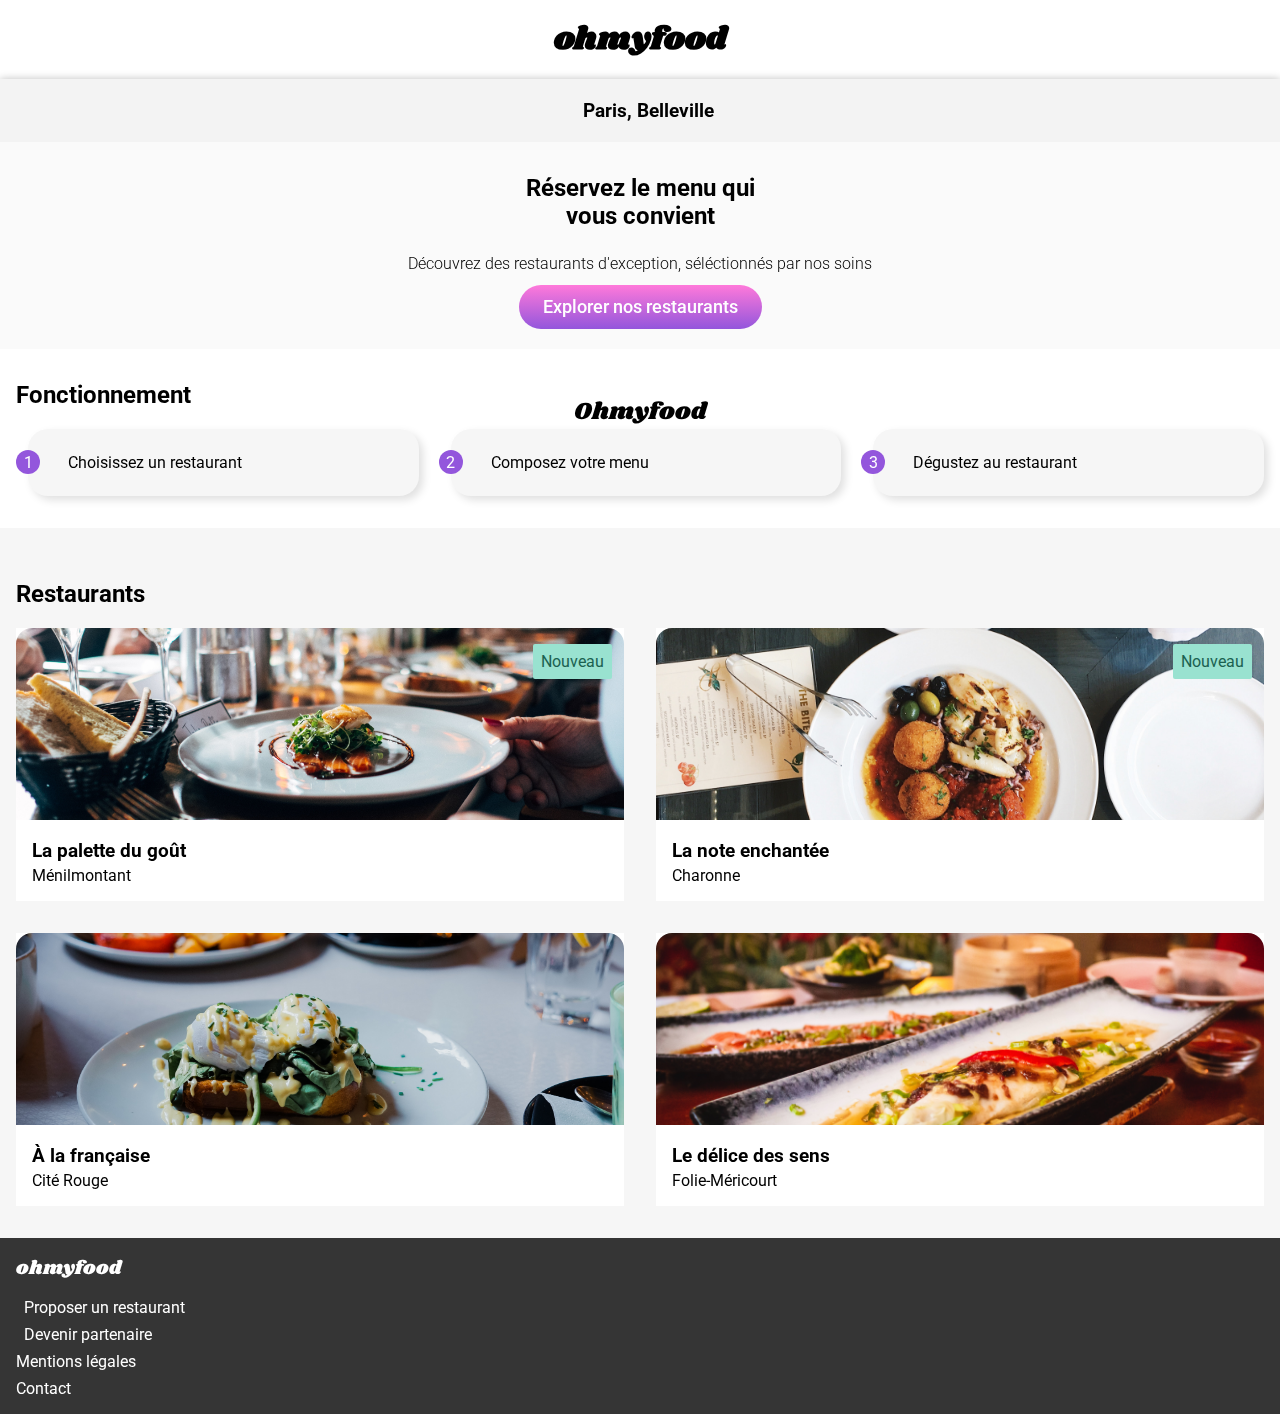
<file: index.html>
<!DOCTYPE html>
<html lang="fr">
  <head>
    <meta charset="UTF-8" />
    <meta name="viewport" content="width=device-width, initial-scale=1.0" />
    <link
      rel="stylesheet"
      href="https://cdnjs.cloudflare.com/ajax/libs/font-awesome/6.0.0-beta2/css/all.min.css"
      integrity="sha512-YWzhKL2whUzgiheMoBFwW8CKV4qpHQAEuvilg9FAn5VJUDwKZZxkJNuGM4XkWuk94WCrrwslk8yWNGmY1EduTA=="
      crossorigin="anonymous"
      referrerpolicy="no-referrer"
    />
    <link rel="stylesheet" href="./public/css/style.css" />
    <title>Accueil - ohmyfood!</title>
    <meta name="title" content="Accueil - ohmyfood!" />
    <meta
      name="description"
      content="Ohmyfood! est une entreprise de commande de repas en ligne. Notre concept permet aux utilisateurs de composer leur propre menu et réduire leur temps d’attente dans les restaurants."
    />
  </head>
  <body>
    <div class="loading">
      <header class="header">
        <h1 class="header__logo">ohmyfood</h1>
      </header>

      <main>
        <div class="location">
          <i class="fas fa-map-marker-alt location__icon"></i>
          <span class="location__text">Paris, Belleville</span>
        </div>

        <section class="description">
          <h2 class="description__title">
            Réservez le menu qui<br />vous convient
          </h2>
          <p class="description__subtitle">
            Découvrez des restaurants d'exception, séléctionnés par nos soins
          </p>
          <a class="description__btn"> Explorer nos restaurants </a>
        </section>

        <section class="tutoriel">
          <div class="container">
            <h2 class="tutoriel__title">Fonctionnement</h2>
            <ol class="tutoriel__steps">
              <li class="tutoriel__step">
                <i class="tutoriel__step__icon fas fa-mobile-alt"></i>
                <span>Choisissez un restaurant</span>
              </li>
              <li class="tutoriel__step">
                <i class="tutoriel__step__icon fas fa-list-ul"></i>
                <span>Composez votre menu</span>
              </li>
              <li class="tutoriel__step">
                <i class="tutoriel__step__icon fas fa-store"></i>
                <span>Dégustez au restaurant</span>
              </li>
            </ol>
          </div>
        </section>

        <section class="restaurants" id="restaurants">
          <div class="container">
            <h2>Restaurants</h2>

            <div class="cards">
              <a class="card" href="./Menu_la_palette_du_gout.html">
                <img
                  src="./public/img/restaurants/jay-wennington-N_Y88TWmGwA-unsplash.jpg"
                  alt=""
                  class="card__img"
                />
                <span class="card__badge">Nouveau</span>
                <footer class="card__footer">
                  <div class="card__content">
                    <h3 class="card__title">La palette du goût</h3>
                    <span class="card__subtitle">Ménilmontant</span>
                  </div>
                  <div class="menu__btn card__btn">
                    <i
                      class="card__like menu__like menu__like--noBg far fa-heart fa-2x"
                    ></i>
                    <i
                      class="card__like menu__like menu__like--bg fas fa-heart fa-2x"
                    ></i>
                  </div>
                </footer>
              </a>

              <a class="card" href="./Menu_La_note_enchantee.html">
                <img
                  src="./public/img/restaurants/stil-u2Lp8tXIcjw-unsplash.jpg"
                  alt=""
                  class="card__img"
                />
                <span class="card__badge">Nouveau</span>
                <footer class="card__footer">
                  <div class="card__content">
                    <h3 class="card__title">La note enchantée</h3>
                    <span class="card__subtitle">Charonne</span>
                  </div>
                  <div class="menu__btn card__btn">
                    <i
                      class="card__like menu__like menu__like--noBg far fa-heart fa-2x"
                    ></i>
                    <i
                      class="card__like menu__like menu__like--bg fas fa-heart fa-2x"
                    ></i>
                  </div>
                </footer>
              </a>

              <a class="card" href="./Menu_a_la_francaise.html">
                <img
                  src="./public/img/restaurants/toa-heftiba-DQKerTsQwi0-unsplash.jpg"
                  alt=""
                  class="card__img"
                />
                <footer class="card__footer">
                  <div class="card__content">
                    <h3 class="card__title">À la française</h3>
                    <span class="card__subtitle">Cité Rouge</span>
                  </div>
                  <div class="menu__btn card__btn">
                    <i
                      class="card__like menu__like menu__like--noBg far fa-heart fa-2x"
                    ></i>
                    <i
                      class="card__like menu__like menu__like--bg fas fa-heart fa-2x"
                    ></i>
                  </div>
                </footer>
              </a>

              <a class="card" href="./Menu_le_delice_des_sens.html">
                <img
                  src="./public/img/restaurants/louis-hansel-shotsoflouis-qNBGVyOCY8Q-unsplash.jpg"
                  alt=""
                  class="card__img"
                />
                <footer class="card__footer">
                  <div class="card__content">
                    <h3 class="card__title">Le délice des sens</h3>
                    <span class="card__subtitle">Folie-Méricourt</span>
                  </div>
                  <div class="menu__btn card__btn">
                    <i
                      class="card__like menu__like menu__like--noBg far fa-heart fa-2x"
                    ></i>
                    <i
                      class="card__like menu__like menu__like--bg fas fa-heart fa-2x"
                    ></i>
                  </div>
                </footer>
              </a>
            </div>
          </div>
        </section>
      </main>

      <footer class="footer">
        <div class="container">
          <span class="footer__logo">ohmyfood</span>
          <ul class="footer__list">
            <li class="footer__listchild">
              <a class="footer__link" href="#"
                ><i class="footer__icon fas fa-utensils"></i>Proposer un
                restaurant</a
              >
            </li>
            <li class="footer__listchild">
              <a class="footer__link" href="#"
                ><i class="footer__icon fas fa-hands-helping"></i>Devenir
                partenaire</a
              >
            </li>
            <li class="footer__listchild">
              <a class="footer__link" href="#">Mentions légales</a>
            </li>
            <li class="footer__listchild">
              <a class="footer__link" href="mailto:contact@ohmyfood.com"
                >Contact</a
              >
            </li>
          </ul>
        </div>
      </footer>
    </div>
    <div class="pre-load">
      <div class="pre-load__loading-message">
        <svg class="loader" viewBox="0 0 24 24">
          <circle class="loader__value" cx="12" cy="12" r="10" />
          <circle class="loader__value" cx="12" cy="12" r="10" />
          <circle class="loader__value" cx="12" cy="12" r="10" />
          <circle class="loader__value" cx="12" cy="12" r="10" />
          <circle class="loader__value" cx="12" cy="12" r="10" />
          <circle class="loader__value" cx="12" cy="12" r="10" />
        </svg>
        <span class="pre-load__loading-message__loading-name">Ohmyfood</span>
        <br />
        <p class="pre-load__loading-message__loading-text">arrive dans quelques instants !</p>
      </div>
    </div>
  </body>
</html>
</file>
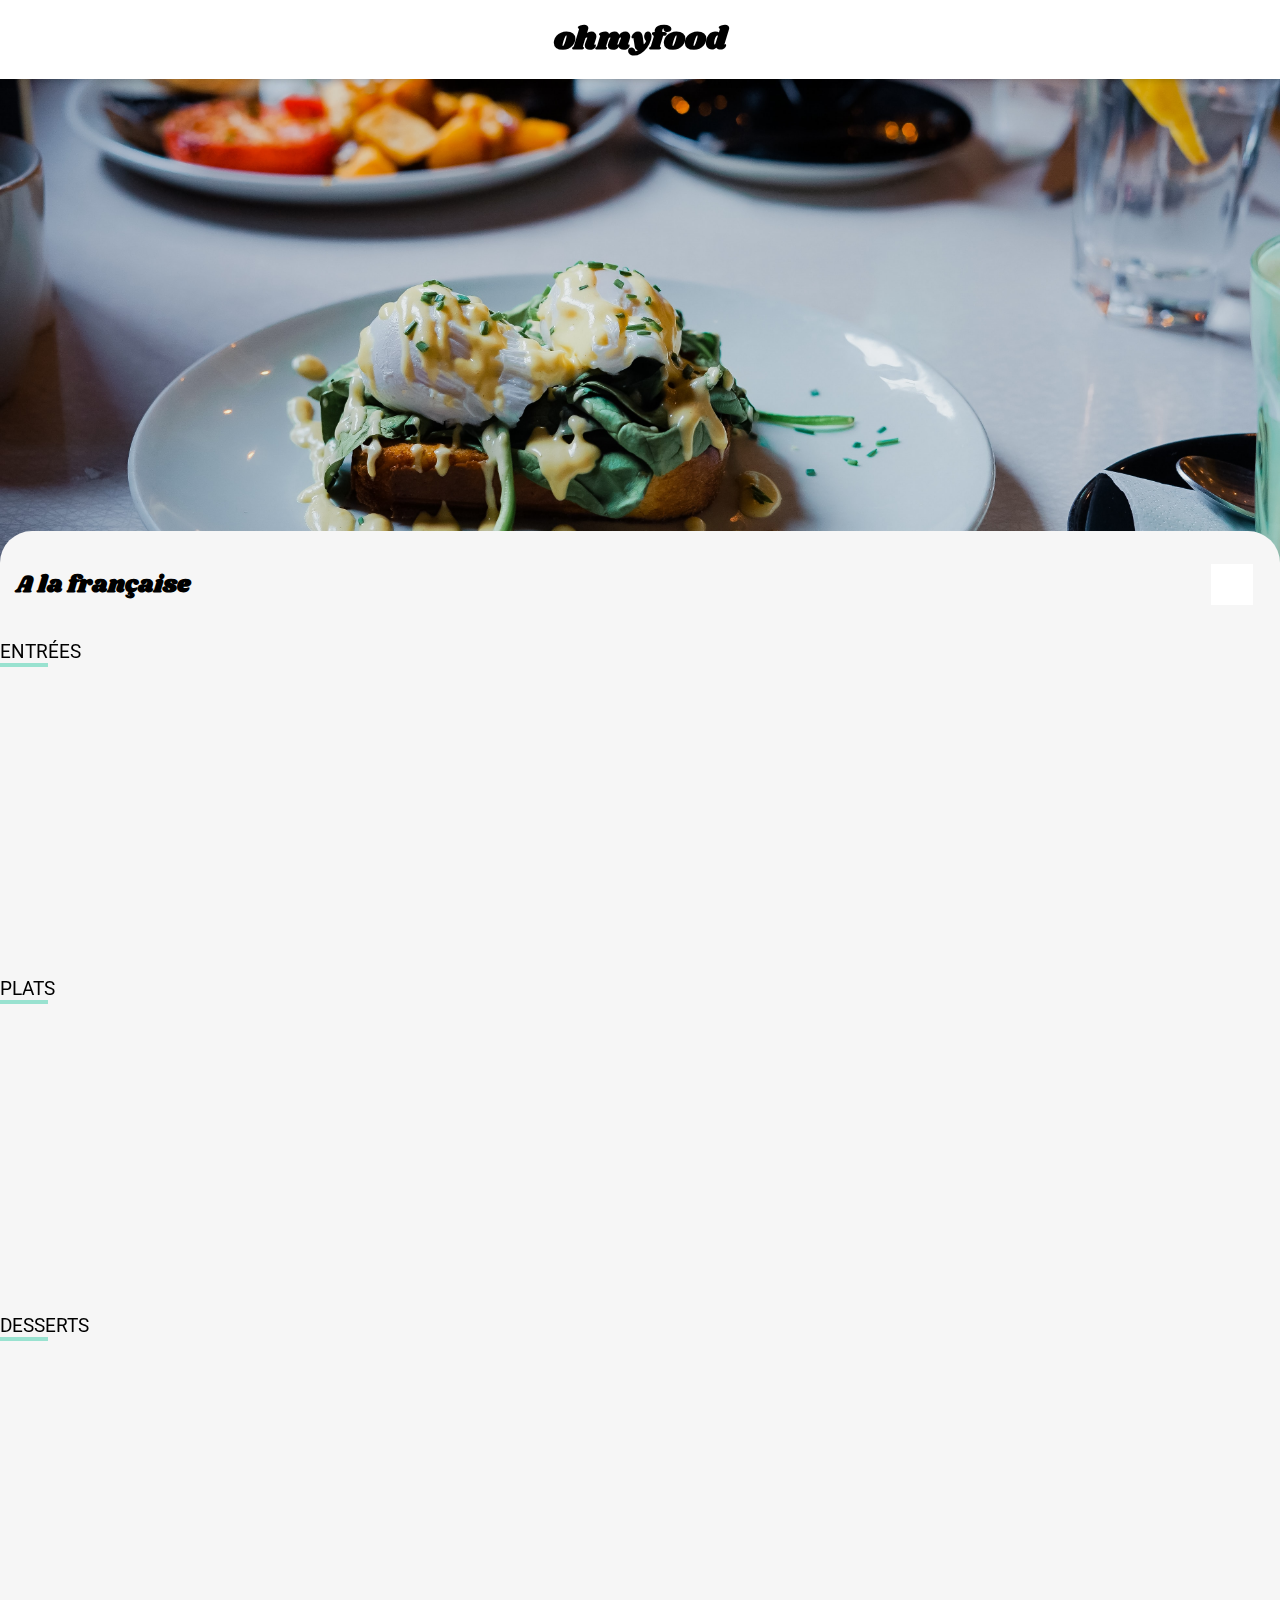
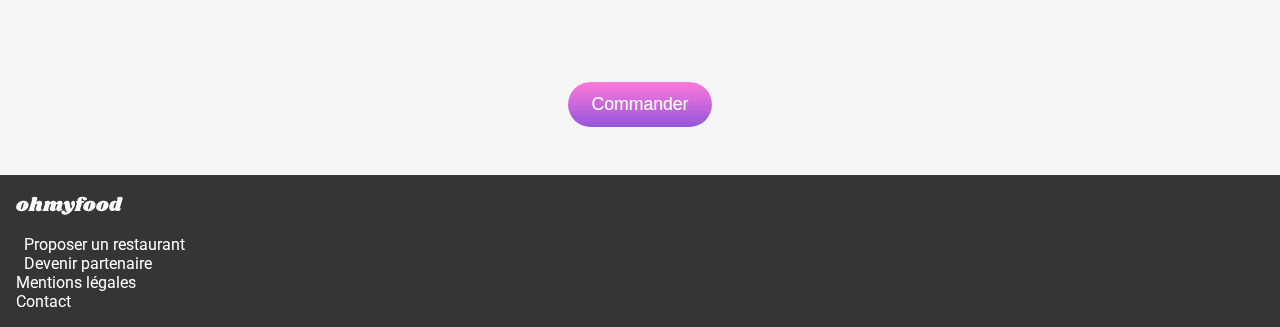
<file: Menu_a_la_francaise.html>
<!DOCTYPE html>
<html lang="fr">
  <head>
    <meta charset="UTF-8" />
    <meta name="viewport" content="width=device-width, initial-scale=1.0" />
    <link
      rel="stylesheet"
      href="https://cdnjs.cloudflare.com/ajax/libs/font-awesome/6.0.0-beta2/css/all.min.css"
      integrity="sha512-YWzhKL2whUzgiheMoBFwW8CKV4qpHQAEuvilg9FAn5VJUDwKZZxkJNuGM4XkWuk94WCrrwslk8yWNGmY1EduTA=="
      crossorigin="anonymous"
      referrerpolicy="no-referrer"
    />
    <link rel="stylesheet" href="./public/css/style.css" />
    <title>Restaurant "A la française" - ohmyfood!</title>
    <meta name="title" content='Restaurant "A la française" - ohmyfood!' />
    <meta
      name="description"
      content="Ohmyfood! est une entreprise de commande de repas en ligne. Notre concept permet aux utilisateurs de composer leur propre menu et réduire leur temps d’attente dans les restaurants."
    />
  </head>
  <body>
    <header class="header header--BackArrow">
      <div>
        <a href="./index.html"
          ><i class="fas fa-arrow-left header__arrow"></i
        ></a>
        <h1 class="header__logo">ohmyfood</h1>
      </div>
    </header>
    <img
      src="./public/img/restaurants/toa-heftiba-DQKerTsQwi0-unsplash.jpg"
      alt=""
      class="menuimg"
    />

    <main class="menu container">
      <div class="menu__header">
        <h2 class="menu__title">A la française</h2>
        <button class="menu__btn">
          <i class="menu__like menu__like--noBg far fa-heart fa-2x"></i>
          <i class="menu__like menu__like--bg fas fa-heart fa-2x"></i>
        </button>
      </div>

      <div class="submenus">
        <section class="submenu">
          <h3 class="submenu__title">Entrées</h3>
          <section class="menuItem delay-0">
            <div class="menuItem__header">
              <h4 class="menuItem__title">Tartare de poulpe acidulé</h4>
              <p class="menuItem__description">Aux zests d'orange</p>
            </div>
            <div class="menuItem__price">25€</div>
            <div class="menuItem__confirmation">
              <div class="menuItem__wrapIcon">
                <i class="menuItem__icon fas fa-check"></i>
              </div>
            </div>
          </section>

          <section class="menuItem delay-1">
            <div class="menuItem__header">
              <h4 class="menuItem__title">Velouté de légumes d'antan</h4>
              <p class="menuItem__description">Carotte, panais, topinambour</p>
            </div>
            <div class="menuItem__price">35€</div>
            <div class="menuItem__confirmation">
              <div class="menuItem__wrapIcon">
                <i class="menuItem__icon fas fa-check"></i>
              </div>
            </div>
          </section>

          <section class="menuItem delay-2">
            <div class="menuItem__header">
              <h4 class="menuItem__title">Soupe à l'oignon</h4>
              <p class="menuItem__description">Revisité</p>
            </div>
            <div class="menuItem__price">20€</div>
            <div class="menuItem__confirmation">
              <div class="menuItem__wrapIcon">
                <i class="menuItem__icon fas fa-check"></i>
              </div>
            </div>
          </section>
        </section>

        <section class="submenu">
          <h3 class="submenu__title">Plats</h3>
          <section class="menuItem delay-3">
            <div class="menuItem__header">
              <h4 class="menuItem__title">Coquilles Saint-Jacques</h4>
              <p class="menuItem__description">
                Accompagné d'une purée de panais
              </p>
            </div>
            <div class="menuItem__price">40€</div>
            <div class="menuItem__confirmation">
              <div class="menuItem__wrapIcon">
                <i class="menuItem__icon fas fa-check"></i>
              </div>
            </div>
          </section>

          <section class="menuItem delay-4">
            <div class="menuItem__header">
              <h4 class="menuItem__title">Magret de canard</h4>
              <p class="menuItem__description">
                Et parmentier de pommes de terres
              </p>
            </div>
            <div class="menuItem__price">35€</div>
            <div class="menuItem__confirmation">
              <div class="menuItem__wrapIcon">
                <i class="menuItem__icon fas fa-check"></i>
              </div>
            </div>
          </section>

          <section class="menuItem delay-5">
            <div class="menuItem__header">
              <h4 class="menuItem__title">Pigeonneau d'Ille-et-Vilaine</h4>
              <p class="menuItem__description">
                Sur son lit de gnocchis aux légumes
              </p>
            </div>
            <div class="menuItem__price">44€</div>
            <div class="menuItem__confirmation">
              <div class="menuItem__wrapIcon">
                <i class="menuItem__icon fas fa-check"></i>
              </div>
            </div>
          </section>
        </section>

        <section class="submenu">
          <h3 class="submenu__title">Desserts</h3>
          <section class="menuItem delay-6">
            <div class="menuItem__header">
              <h4 class="menuItem__title">Pétales de violettes glacés</h4>
              <p class="menuItem__description">Et purée de noisettes</p>
            </div>
            <div class="menuItem__price">18€</div>
            <div class="menuItem__confirmation">
              <div class="menuItem__wrapIcon">
                <i class="menuItem__icon fas fa-check"></i>
              </div>
            </div>
          </section>

          <section class="menuItem delay-7">
            <div class="menuItem__header">
              <h4 class="menuItem__title">Fondant au chocolat</h4>
              <p class="menuItem__description">Revisité</p>
            </div>
            <div class="menuItem__price">22€</div>
            <div class="menuItem__confirmation">
              <div class="menuItem__wrapIcon">
                <i class="menuItem__icon fas fa-check"></i>
              </div>
            </div>
          </section>

          <section class="menuItem delay-8">
            <div class="menuItem__header">
              <h4 class="menuItem__title">Millefeuille croustillant</h4>
              <p class="menuItem__description">Myrtilles et pâtes d'amande</p>
            </div>
            <div class="menuItem__price">23€</div>
            <div class="menuItem__confirmation">
              <div class="menuItem__wrapIcon">
                <i class="menuItem__icon fas fa-check"></i>
              </div>
            </div>
          </section>
        </section>
      </div>

      <div class="wrapBtn">
        <button class="commandBtn">Commander</button>
      </div>
    </main>

    <footer class="footer">
      <div class="container">
        <span class="footer__logo">ohmyfood</span>
        <ul class="footer__list">
          <li class="footer__listElt">
            <a class="footer__link" href="#"
              ><i class="footer__icon fas fa-utensils"></i>Proposer un
              restaurant</a
            >
          </li>
          <li class="footer__listElt">
            <a class="footer__link" href="#"
              ><i class="footer__icon fas fa-hands-helping"></i>Devenir
              partenaire</a
            >
          </li>
          <li class="footer__listElt">
            <a class="footer__link" href="#">Mentions légales</a>
          </li>
          <li class="footer__listElt">
            <a class="footer__link" href="mailto:contact@ohmyfood.com"
              >Contact</a
            >
          </li>
        </ul>
      </div>
    </footer>
  </body>
</html>
</file>
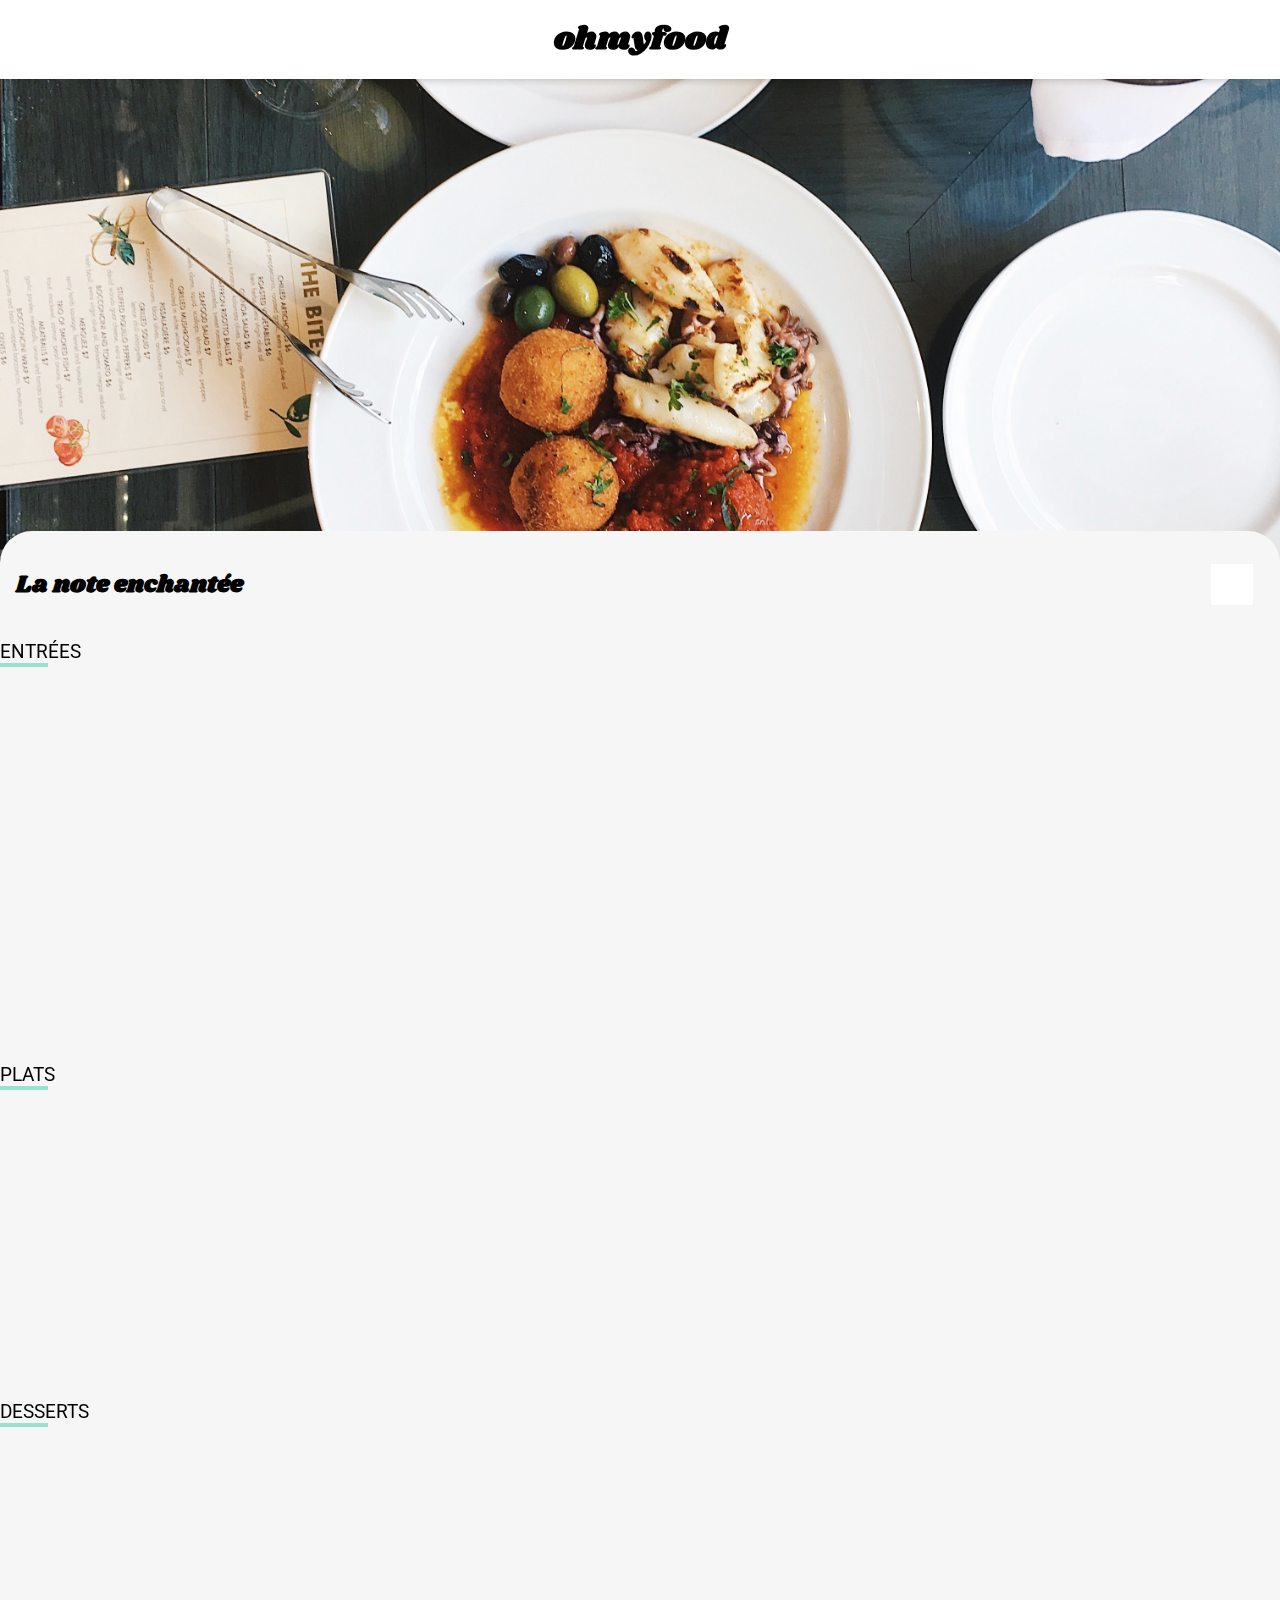
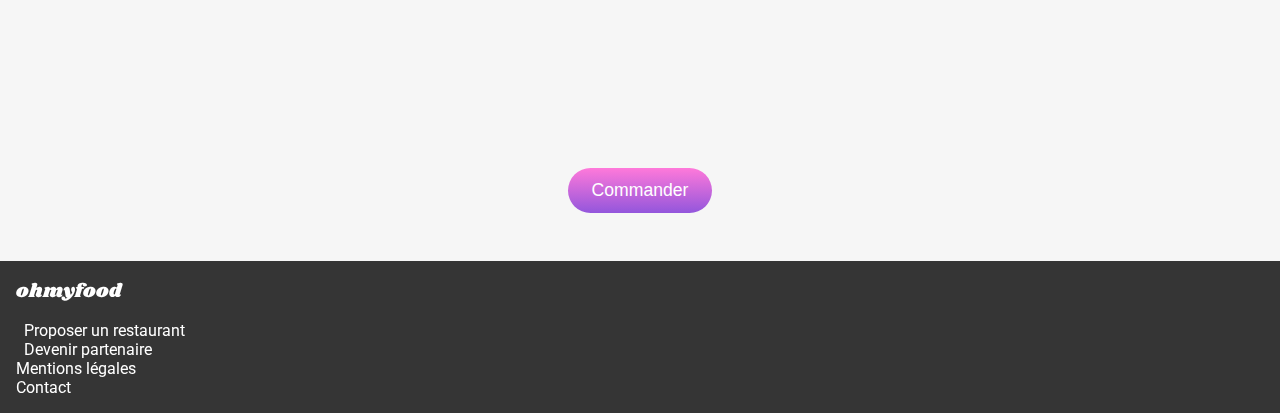
<file: Menu_La_note_enchantee.html>
<!DOCTYPE html>
<html lang="fr">
  <head>
    <meta charset="UTF-8" />
    <meta name="viewport" content="width=device-width, initial-scale=1.0" />
    <link
      rel="stylesheet"
      href="https://cdnjs.cloudflare.com/ajax/libs/font-awesome/6.0.0-beta2/css/all.min.css"
      integrity="sha512-YWzhKL2whUzgiheMoBFwW8CKV4qpHQAEuvilg9FAn5VJUDwKZZxkJNuGM4XkWuk94WCrrwslk8yWNGmY1EduTA=="
      crossorigin="anonymous"
      referrerpolicy="no-referrer"
    />
    <link rel="stylesheet" href="./public/css/style.css" />
    <title>Restaurant "La note enchantée" - ohmyfood!</title>
    <meta name="title" content='Restaurant "A la française" - ohmyfood!' />
    <meta
      name="description"
      content="Ohmyfood! est une entreprise de commande de repas en ligne. Notre concept permet aux utilisateurs de composer leur propre menu et réduire leur temps d’attente dans les restaurants."
    />
  </head>
  <body>
    <header class="header header--BackArrow">
      <div>
        <a href="./index.html"
          ><i class="fas fa-arrow-left header__arrow"></i
        ></a>
        <h1 class="header__logo">ohmyfood</h1>
      </div>
    </header>
    <img
      src="./public/img/restaurants/stil-u2Lp8tXIcjw-unsplash.jpg"
      alt=""
      class="menuimg"
    />

    <main class="menu container">
      <div class="menu__header">
        <h2 class="menu__title">La note enchantée</h2>
        <button class="menu__btn">
          <i class="menu__like menu__like--noBg far fa-heart fa-2x"></i>
          <i class="menu__like menu__like--bg fas fa-heart fa-2x"></i>
        </button>
      </div>

      <div class="submenus">
        <section class="submenu">
          <h3 class="submenu__title">Entrées</h3>
          <section class="menuItem delay-0">
            <div class="menuItem__header">
              <h4 class="menuItem__title">Raviole de foie gras</h4>
              <p class="menuItem__description">
                Accompagnés de leur crème à la truffe
              </p>
            </div>
            <div class="menuItem__price">25€</div>
            <div class="menuItem__confirmation">
              <div class="menuItem__wrapIcon">
                <i class="menuItem__icon fas fa-check"></i>
              </div>
            </div>
          </section>

          <section class="menuItem delay-1">
            <div class="menuItem__header">
              <h4 class="menuItem__title">Caviar osciètre</h4>
              <p class="menuItem__description">
                Sur blini à la farine de blé noir
              </p>
            </div>
            <div class="menuItem__price">35€</div>
            <div class="menuItem__confirmation">
              <div class="menuItem__wrapIcon">
                <i class="menuItem__icon fas fa-check"></i>
              </div>
            </div>
          </section>

          <section class="menuItem delay-2">
            <div class="menuItem__header">
              <h4 class="menuItem__title">Homard et espuma</h4>
              <p class="menuItem__description">Marinés aux zests d'orange</p>
            </div>
            <div class="menuItem__price">20€</div>
            <div class="menuItem__confirmation">
              <div class="menuItem__wrapIcon">
                <i class="menuItem__icon fas fa-check"></i>
              </div>
            </div>
          </section>

          <section class="menuItem delay-2">
            <div class="menuItem__header">
              <h4 class="menuItem__title">Foie gras de canard cuit entier</h4>
              <p class="menuItem__description">
                Confiture de figue et pain toasté
              </p>
            </div>
            <div class="menuItem__price">35€</div>
            <div class="menuItem__confirmation">
              <div class="menuItem__wrapIcon">
                <i class="menuItem__icon fas fa-check"></i>
              </div>
            </div>
          </section>
        </section>

        <section class="submenu">
          <h3 class="submenu__title">Plats</h3>
          <section class="menuItem delay-3">
            <div class="menuItem__header">
              <h4 class="menuItem__title">Noix de coquilles Saint-Jacques</h4>
              <p class="menuItem__description">
                Sur lit de purée de céleri-rave
              </p>
            </div>
            <div class="menuItem__price">40€</div>
            <div class="menuItem__confirmation">
              <div class="menuItem__wrapIcon">
                <i class="menuItem__icon fas fa-check"></i>
              </div>
            </div>
          </section>

          <section class="menuItem delay-4">
            <div class="menuItem__header">
              <h4 class="menuItem__title">Langoustine poêlée</h4>
              <p class="menuItem__description">Purée de patate douce</p>
            </div>
            <div class="menuItem__price">35€</div>
            <div class="menuItem__confirmation">
              <div class="menuItem__wrapIcon">
                <i class="menuItem__icon fas fa-check"></i>
              </div>
            </div>
          </section>

          <section class="menuItem delay-5">
            <div class="menuItem__header">
              <h4 class="menuItem__title">Mijoté de queue de boeuf</h4>
              <p class="menuItem__description">
                Et riz sauvage aux zestes de citron
              </p>
            </div>
            <div class="menuItem__price">44€</div>
            <div class="menuItem__confirmation">
              <div class="menuItem__wrapIcon">
                <i class="menuItem__icon fas fa-check"></i>
              </div>
            </div>
          </section>
        </section>

        <section class="submenu">
          <h3 class="submenu__title">Desserts</h3>
          <section class="menuItem delay-6">
            <div class="menuItem__header">
              <h4 class="menuItem__title">Macaron noisette et chocolat</h4>
              <p class="menuItem__description">
                Glace au caramel brun et sel de Guérande
              </p>
            </div>
            <div class="menuItem__price">18€</div>
            <div class="menuItem__confirmation">
              <div class="menuItem__wrapIcon">
                <i class="menuItem__icon fas fa-check"></i>
              </div>
            </div>
          </section>

          <section class="menuItem delay-7">
            <div class="menuItem__header">
              <h4 class="menuItem__title">Baba au rhum revisité</h4>
              <p class="menuItem__description">Avec son coulis de citron</p>
            </div>
            <div class="menuItem__price">22€</div>
            <div class="menuItem__confirmation">
              <div class="menuItem__wrapIcon">
                <i class="menuItem__icon fas fa-check"></i>
              </div>
            </div>
          </section>

          <section class="menuItem delay-8">
            <div class="menuItem__header">
              <h4 class="menuItem__title">Tarte au citron meringuée</h4>
              <p class="menuItem__description">Destructurée</p>
            </div>
            <div class="menuItem__price">23€</div>
            <div class="menuItem__confirmation">
              <div class="menuItem__wrapIcon">
                <i class="menuItem__icon fas fa-check"></i>
              </div>
            </div>
          </section>
        </section>
      </div>

      <div class="wrapBtn">
        <button class="commandBtn">Commander</button>
      </div>
    </main>

    <footer class="footer">
      <div class="container">
        <span class="footer__logo">ohmyfood</span>
        <ul class="footer__list">
          <li class="footer__listElt">
            <a class="footer__link" href="#"
              ><i class="footer__icon fas fa-utensils"></i>Proposer un
              restaurant</a
            >
          </li>
          <li class="footer__listElt">
            <a class="footer__link" href="#"
              ><i class="footer__icon fas fa-hands-helping"></i>Devenir
              partenaire</a
            >
          </li>
          <li class="footer__listElt">
            <a class="footer__link" href="#">Mentions légales</a>
          </li>
          <li class="footer__listElt">
            <a class="footer__link" href="mailto:contact@ohmyfood.com"
              >Contact</a
            >
          </li>
        </ul>
      </div>
    </footer>
  </body>
</html>
</file>
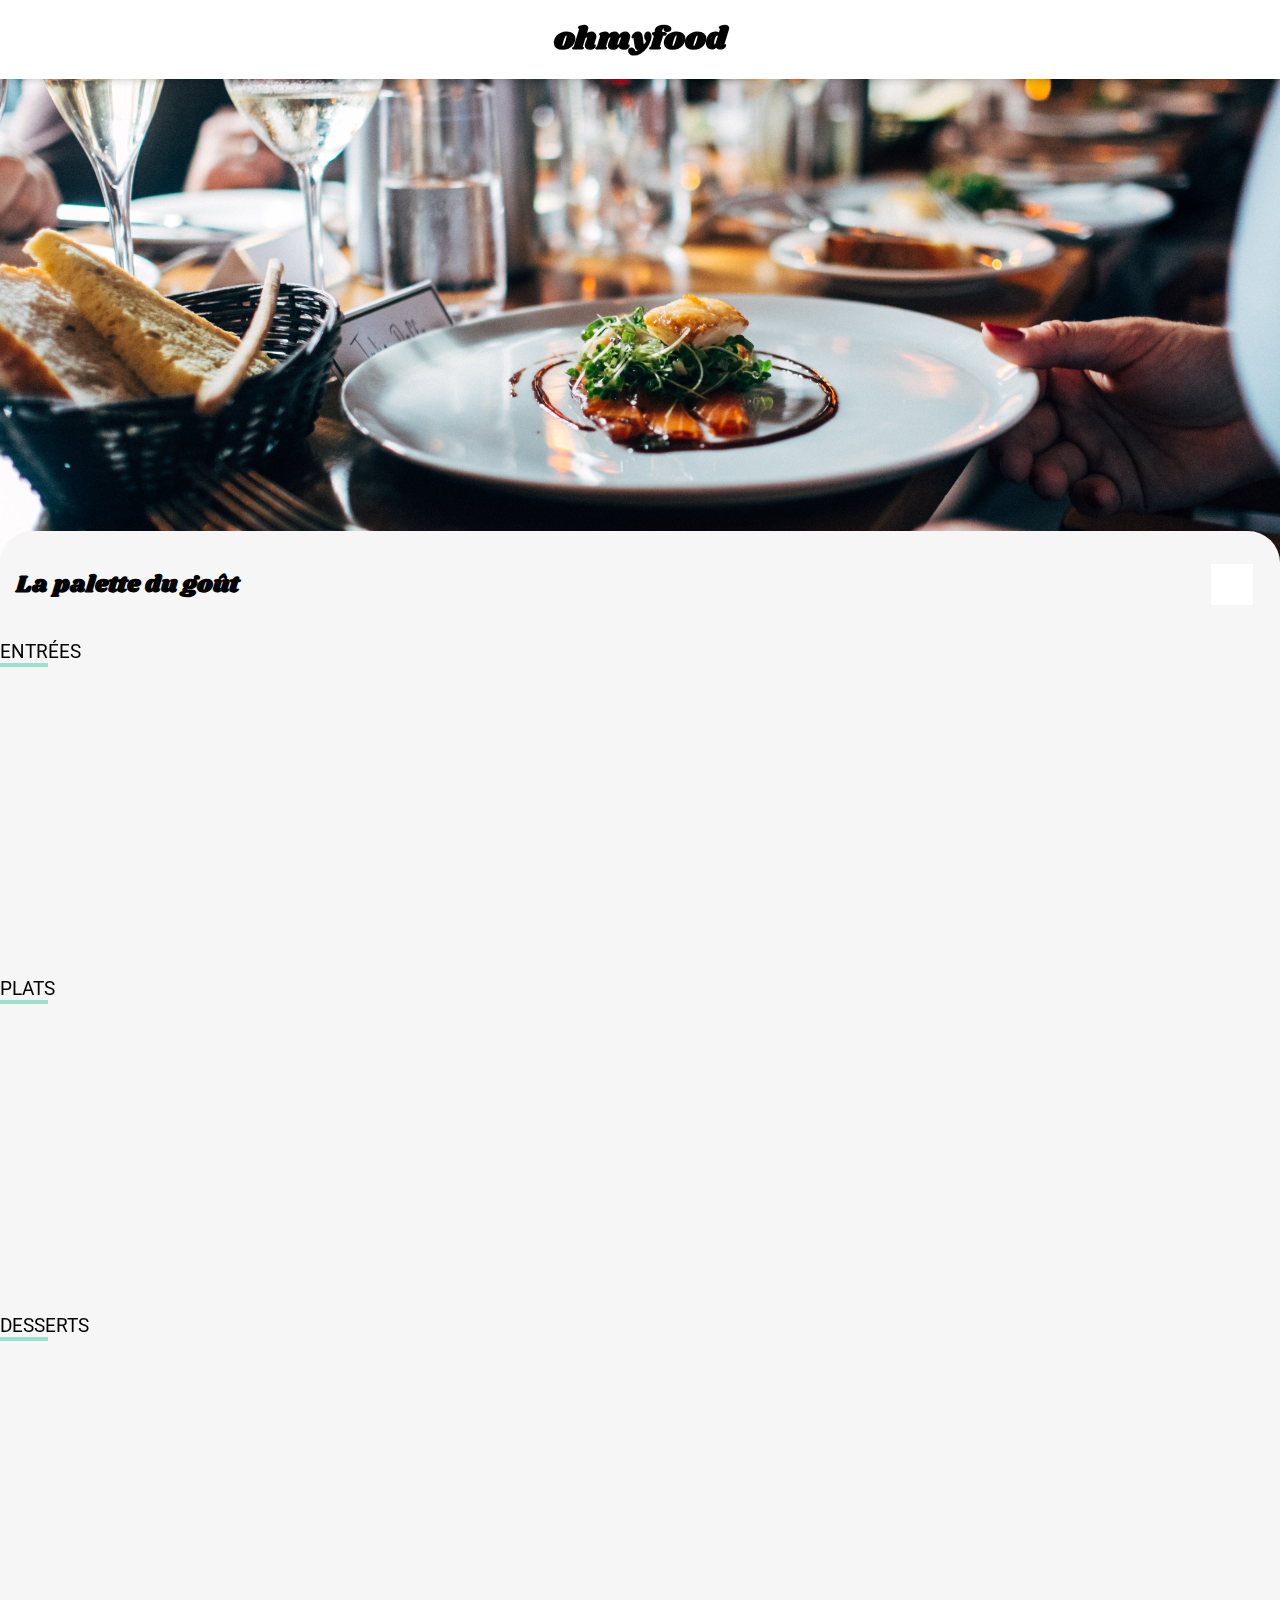
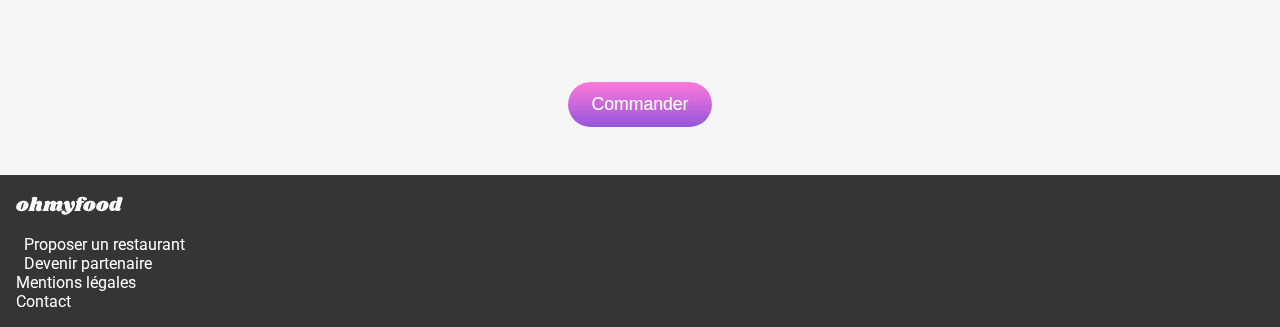
<file: Menu_la_palette_du_gout.html>
<!DOCTYPE html>
<html lang="fr">
  <head>
    <meta charset="UTF-8" />
    <meta name="viewport" content="width=device-width, initial-scale=1.0" />
    <link
      rel="stylesheet"
      href="https://cdnjs.cloudflare.com/ajax/libs/font-awesome/6.0.0-beta2/css/all.min.css"
      integrity="sha512-YWzhKL2whUzgiheMoBFwW8CKV4qpHQAEuvilg9FAn5VJUDwKZZxkJNuGM4XkWuk94WCrrwslk8yWNGmY1EduTA=="
      crossorigin="anonymous"
      referrerpolicy="no-referrer"
    />
    <link rel="stylesheet" href="./public/css/style.css" />
    <title>Restaurant "A la française" - ohmyfood!</title>
    <meta name="title" content='Restaurant "A la française" - ohmyfood!' />
    <meta
      name="description"
      content="Ohmyfood! est une entreprise de commande de repas en ligne. Notre concept permet aux utilisateurs de composer leur propre menu et réduire leur temps d’attente dans les restaurants."
    />
  </head>
  <body>
    <header class="header header--BackArrow">
      <div>
        <a href="./index.html"
          ><i class="fas fa-arrow-left header__arrow"></i
        ></a>
        <h1 class="header__logo">ohmyfood</h1>
      </div>
    </header>
    <img
      src="./public/img/restaurants/jay-wennington-N_Y88TWmGwA-unsplash.jpg"
      alt=""
      class="menuimg"
    />

    <main class="menu container">
      <div class="menu__header">
        <h2 class="menu__title">La palette du goût</h2>
        <button class="menu__btn">
          <i class="menu__like menu__like--noBg far fa-heart fa-2x"></i>
          <i class="menu__like menu__like--bg fas fa-heart fa-2x"></i>
        </button>
      </div>

      <div class="submenus">
        <section class="submenu">
          <h3 class="submenu__title">Entrées</h3>
          <section class="menuItem delay-0">
            <div class="menuItem__header">
              <h4 class="menuItem__title">Fricassée d'escargot</h4>
              <p class="menuItem__description">Au piment d'espelette</p>
            </div>
            <div class="menuItem__price">25€</div>
            <div class="menuItem__confirmation">
              <div class="menuItem__wrapIcon">
                <i class="menuItem__icon fas fa-check"></i>
              </div>
            </div>
          </section>

          <section class="menuItem delay-1">
            <div class="menuItem__header">
              <h4 class="menuItem__title">Foie gras de canard mi-cuit</h4>
              <p class="menuItem__description">
                Et ses copeaux de truffe noire
              </p>
            </div>
            <div class="menuItem__price">35€</div>
            <div class="menuItem__confirmation">
              <div class="menuItem__wrapIcon">
                <i class="menuItem__icon fas fa-check"></i>
              </div>
            </div>
          </section>

          <section class="menuItem delay-2">
            <div class="menuItem__header">
              <h4 class="menuItem__title">Oeuf au plat</h4>
              <p class="menuItem__description">
                Assaisonné à la truffe sur lit de poireaux
              </p>
            </div>
            <div class="menuItem__price">20€</div>
            <div class="menuItem__confirmation">
              <div class="menuItem__wrapIcon">
                <i class="menuItem__icon fas fa-check"></i>
              </div>
            </div>
          </section>
        </section>

        <section class="submenu">
          <h3 class="submenu__title">Plats</h3>
          <section class="menuItem delay-3">
            <div class="menuItem__header">
              <h4 class="menuItem__title">Filet de boeuf aux herbes</h4>
              <p class="menuItem__description">
                Accompagné de sa ribambelle de légumes
              </p>
            </div>
            <div class="menuItem__price">40€</div>
            <div class="menuItem__confirmation">
              <div class="menuItem__wrapIcon">
                <i class="menuItem__icon fas fa-check"></i>
              </div>
            </div>
          </section>

          <section class="menuItem delay-4">
            <div class="menuItem__header">
              <h4 class="menuItem__title">Parmentier de queue de boeuf</h4>
              <p class="menuItem__description">
                A la truffe noire sur sa purée de panais
              </p>
            </div>
            <div class="menuItem__price">35€</div>
            <div class="menuItem__confirmation">
              <div class="menuItem__wrapIcon">
                <i class="menuItem__icon fas fa-check"></i>
              </div>
            </div>
          </section>

          <section class="menuItem delay-5">
            <div class="menuItem__header">
              <h4 class="menuItem__title">Filet de Turbot</h4>
              <p class="menuItem__description">Aux agrumes</p>
            </div>
            <div class="menuItem__price">44€</div>
            <div class="menuItem__confirmation">
              <div class="menuItem__wrapIcon">
                <i class="menuItem__icon fas fa-check"></i>
              </div>
            </div>
          </section>
        </section>

        <section class="submenu">
          <h3 class="submenu__title">Desserts</h3>
          <section class="menuItem delay-6">
            <div class="menuItem__header">
              <h4 class="menuItem__title">Paris-Brest</h4>
              <p class="menuItem__description">Revisité</p>
            </div>
            <div class="menuItem__price">18€</div>
            <div class="menuItem__confirmation">
              <div class="menuItem__wrapIcon">
                <i class="menuItem__icon fas fa-check"></i>
              </div>
            </div>
          </section>

          <section class="menuItem delay-7">
            <div class="menuItem__header">
              <h4 class="menuItem__title">Macaron au chocolat d'exception</h4>
              <p class="menuItem__description">
                Et glace à la vanille de Madagascar
              </p>
            </div>
            <div class="menuItem__price">22€</div>
            <div class="menuItem__confirmation">
              <div class="menuItem__wrapIcon">
                <i class="menuItem__icon fas fa-check"></i>
              </div>
            </div>
          </section>

          <section class="menuItem delay-8">
            <div class="menuItem__header">
              <h4 class="menuItem__title">Mousse au chocolat</h4>
              <p class="menuItem__description">
                Au piment d'espelette et à la truffe noire
              </p>
            </div>
            <div class="menuItem__price">23€</div>
            <div class="menuItem__confirmation">
              <div class="menuItem__wrapIcon">
                <i class="menuItem__icon fas fa-check"></i>
              </div>
            </div>
          </section>
        </section>
      </div>

      <div class="wrapBtn">
        <button class="commandBtn">Commander</button>
      </div>
    </main>

    <footer class="footer">
      <div class="container">
        <span class="footer__logo">ohmyfood</span>
        <ul class="footer__list">
          <li class="footer__listElt">
            <a class="footer__link" href="#"
              ><i class="footer__icon fas fa-utensils"></i>Proposer un
              restaurant</a
            >
          </li>
          <li class="footer__listElt">
            <a class="footer__link" href="#"
              ><i class="footer__icon fas fa-hands-helping"></i>Devenir
              partenaire</a
            >
          </li>
          <li class="footer__listElt">
            <a class="footer__link" href="#">Mentions légales</a>
          </li>
          <li class="footer__listElt">
            <a class="footer__link" href="mailto:contact@ohmyfood.com"
              >Contact</a
            >
          </li>
        </ul>
      </div>
    </footer>
  </body>
</html>
</file>
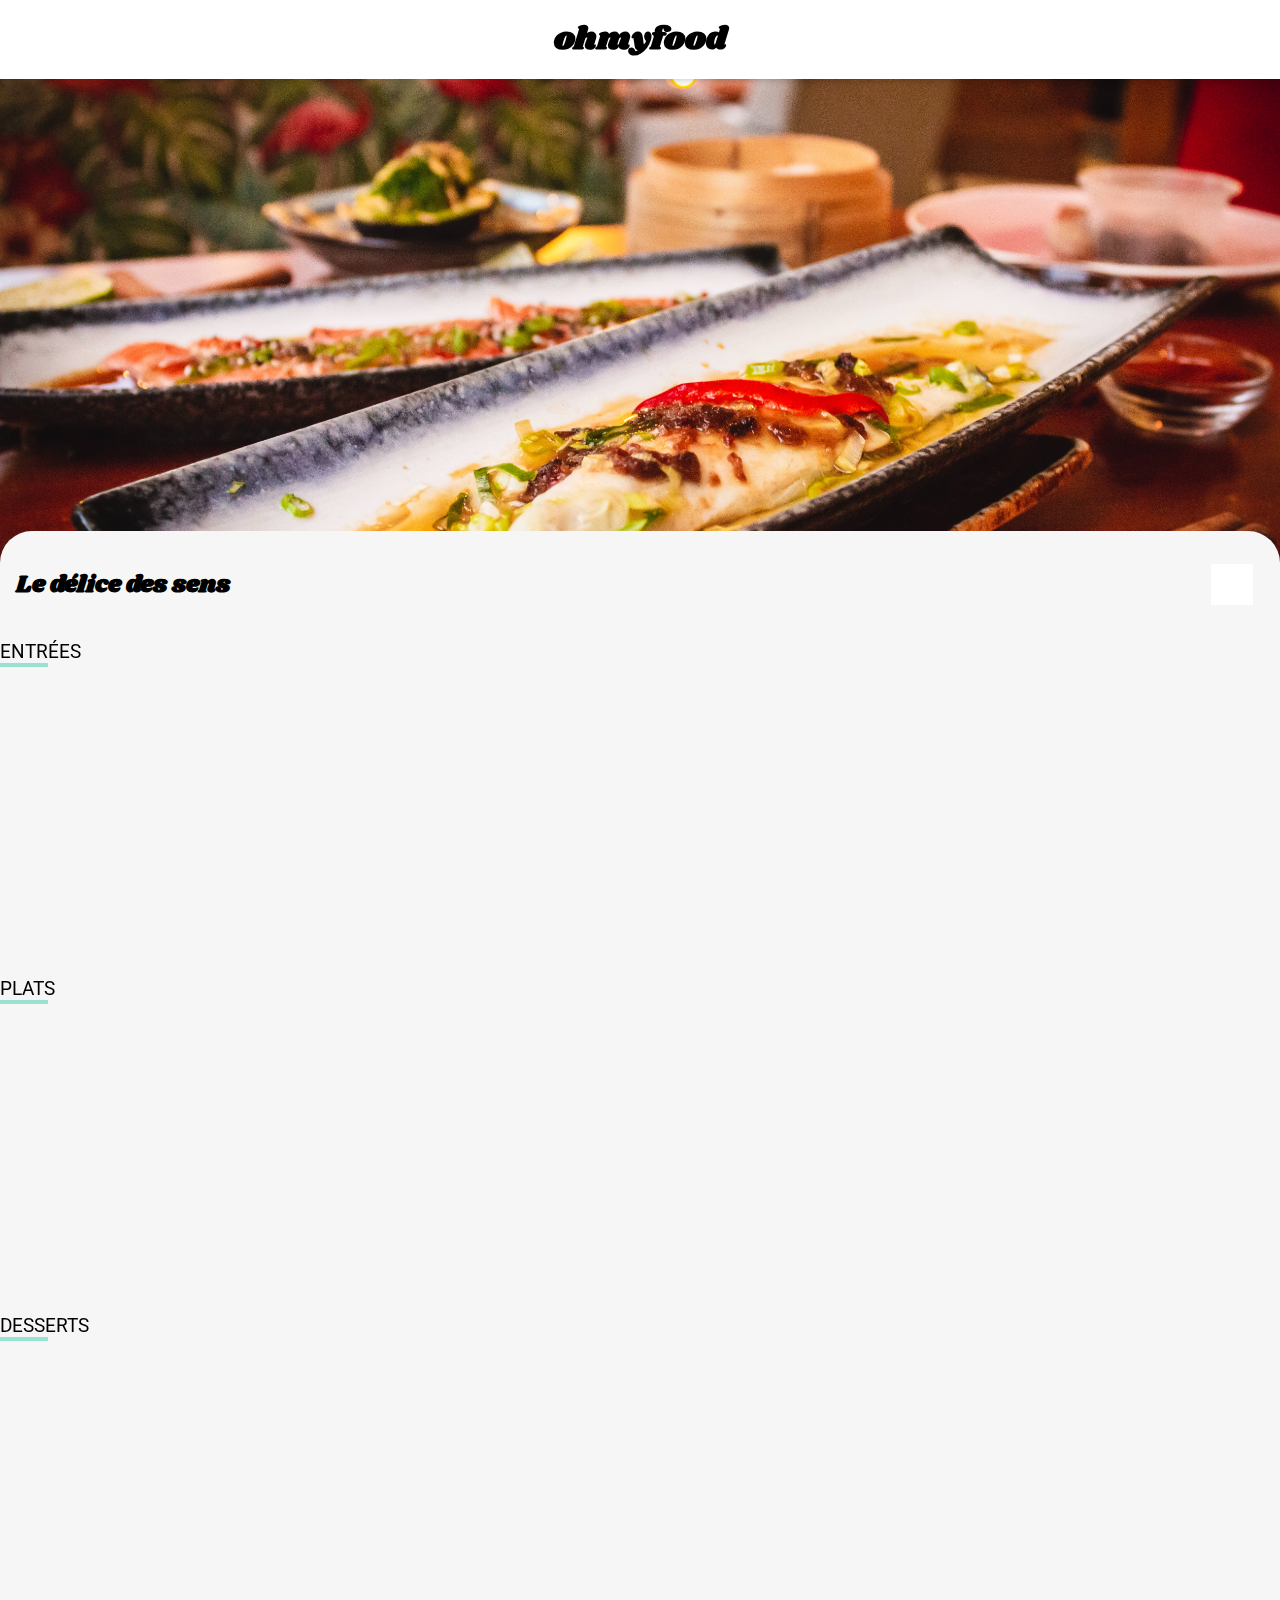
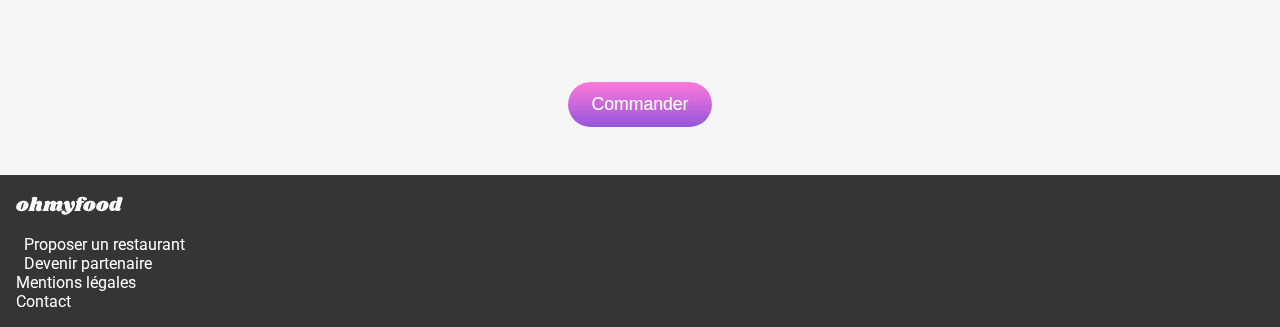
<file: Menu_le_delice_des_sens.html>
<!DOCTYPE html>
<html lang="fr">
  <head>
    <meta charset="UTF-8" />
    <meta name="viewport" content="width=device-width, initial-scale=1.0" />
    <link
      rel="stylesheet"
      href="https://cdnjs.cloudflare.com/ajax/libs/font-awesome/6.0.0-beta2/css/all.min.css"
      integrity="sha512-YWzhKL2whUzgiheMoBFwW8CKV4qpHQAEuvilg9FAn5VJUDwKZZxkJNuGM4XkWuk94WCrrwslk8yWNGmY1EduTA=="
      crossorigin="anonymous"
      referrerpolicy="no-referrer"
    />
    <link rel="stylesheet" href="./public/css/style.css" />
    <title>Restaurant "A la française" - ohmyfood!</title>
    <meta name="title" content='Restaurant "A la française" - ohmyfood!' />
    <meta
      name="description"
      content="Ohmyfood! est une entreprise de commande de repas en ligne. Notre concept permet aux utilisateurs de composer leur propre menu et réduire leur temps d’attente dans les restaurants."
    />
  </head>
  <body>
    <header class="header header--BackArrow">
      <div>
        <a href="./index.html"
          ><i class="fas fa-arrow-left header__arrow"></i
        ></a>
        <h1 class="header__logo">ohmyfood</h1>
      </div>
    </header>
    <img
      src="./public/img/restaurants/louis-hansel-shotsoflouis-qNBGVyOCY8Q-unsplash.jpg"
      alt=""
      class="menuimg"
    />

    <main class="menu container">
      <div class="menu__header">
        <h2 class="menu__title">Le délice des sens</h2>
        <button class="menu__btn">
          <i class="menu__like menu__like--noBg far fa-heart fa-2x"></i>
          <i class="menu__like menu__like--bg fas fa-heart fa-2x"></i>
        </button>
      </div>

      <div class="submenus">
        <section class="submenu">
          <h3 class="submenu__title">Entrées</h3>
          <section class="menuItem delay-0">
            <div class="menuItem__header">
              <h4 class="menuItem__title">Tartares de thon</h4>
              <p class="menuItem__description">Assaisonné au yuzu</p>
            </div>
            <div class="menuItem__price">25€</div>
            <div class="menuItem__confirmation">
              <div class="menuItem__wrapIcon">
                <i class="menuItem__icon fas fa-check"></i>
              </div>
            </div>
          </section>

          <section class="menuItem delay-1">
            <div class="menuItem__header">
              <h4 class="menuItem__title">Bouchée de homard croustillant</h4>
              <p class="menuItem__description">
                Et sa farandole de petits légumes
              </p>
            </div>
            <div class="menuItem__price">35€</div>
            <div class="menuItem__confirmation">
              <div class="menuItem__wrapIcon">
                <i class="menuItem__icon fas fa-check"></i>
              </div>
            </div>
          </section>

          <section class="menuItem delay-2">
            <div class="menuItem__header">
              <h4 class="menuItem__title">Velouté de cèpes</h4>
              <p class="menuItem__description">Aux truffes</p>
            </div>
            <div class="menuItem__price">20€</div>
            <div class="menuItem__confirmation">
              <div class="menuItem__wrapIcon">
                <i class="menuItem__icon fas fa-check"></i>
              </div>
            </div>
          </section>
        </section>

        <section class="submenu">
          <h3 class="submenu__title">Plats</h3>
          <section class="menuItem delay-3">
            <div class="menuItem__header">
              <h4 class="menuItem__title">
                Poulet rôti aux herbes de provences
              </h4>
              <p class="menuItem__description">Et sa crème de truffe</p>
            </div>
            <div class="menuItem__price">40€</div>
            <div class="menuItem__confirmation">
              <div class="menuItem__wrapIcon">
                <i class="menuItem__icon fas fa-check"></i>
              </div>
            </div>
          </section>

          <section class="menuItem delay-4">
            <div class="menuItem__header">
              <h4 class="menuItem__title">Langouste rôtie</h4>
              <p class="menuItem__description">Et ses légumes de saison</p>
            </div>
            <div class="menuItem__price">35€</div>
            <div class="menuItem__confirmation">
              <div class="menuItem__wrapIcon">
                <i class="menuItem__icon fas fa-check"></i>
              </div>
            </div>
          </section>

          <section class="menuItem delay-5">
            <div class="menuItem__header">
              <h4 class="menuItem__title">Côte de boeuf angus</h4>
              <p class="menuItem__description">Et sa purée de panais</p>
            </div>
            <div class="menuItem__price">44€</div>
            <div class="menuItem__confirmation">
              <div class="menuItem__wrapIcon">
                <i class="menuItem__icon fas fa-check"></i>
              </div>
            </div>
          </section>
        </section>

        <section class="submenu">
          <h3 class="submenu__title">Desserts</h3>
          <section class="menuItem delay-6">
            <div class="menuItem__header">
              <h4 class="menuItem__title">Farandole de desserts</h4>
              <p class="menuItem__description">Du chef</p>
            </div>
            <div class="menuItem__price">18€</div>
            <div class="menuItem__confirmation">
              <div class="menuItem__wrapIcon">
                <i class="menuItem__icon fas fa-check"></i>
              </div>
            </div>
          </section>

          <section class="menuItem delay-7">
            <div class="menuItem__header">
              <h4 class="menuItem__title">Crème brulée</h4>
              <p class="menuItem__description">Revisitée</p>
            </div>
            <div class="menuItem__price">22€</div>
            <div class="menuItem__confirmation">
              <div class="menuItem__wrapIcon">
                <i class="menuItem__icon fas fa-check"></i>
              </div>
            </div>
          </section>

          <section class="menuItem delay-8">
            <div class="menuItem__header">
              <h4 class="menuItem__title">Tiramisu</h4>
              <p class="menuItem__description">A la noisette</p>
            </div>
            <div class="menuItem__price">23€</div>
            <div class="menuItem__confirmation">
              <div class="menuItem__wrapIcon">
                <i class="menuItem__icon fas fa-check"></i>
              </div>
            </div>
          </section>
        </section>
      </div>

      <div class="wrapBtn">
        <button class="commandBtn">Commander</button>
      </div>
    </main>

    <footer class="footer">
      <div class="container">
        <span class="footer__logo">ohmyfood</span>
        <ul class="footer__list">
          <li class="footer__listElt">
            <a class="footer__link" href="#"
              ><i class="footer__icon fas fa-utensils"></i>Proposer un
              restaurant</a
            >
          </li>
          <li class="footer__listElt">
            <a class="footer__link" href="#"
              ><i class="footer__icon fas fa-hands-helping"></i>Devenir
              partenaire</a
            >
          </li>
          <li class="footer__listElt">
            <a class="footer__link" href="#">Mentions légales</a>
          </li>
          <li class="footer__listElt">
            <a class="footer__link" href="mailto:contact@ohmyfood.com"
              >Contact</a
            >
          </li>
        </ul>
      </div>
    </footer>
  </body>
</html>
</file>
<file: public/css/style.css>
@import url("https://fonts.googleapis.com/css2?family=Shrikhand&display=swap");
@import url("https://fonts.googleapis.com/css2?family=Roboto:ital,wght@0,100;0,300;0,400;0,500;0,700;0,900;1,100;1,300;1,400;1,500;1,700;1,900&family=Shrikhand&display=swap");
@keyframes itemAppear {
  0% {
    transform: translateY(20px);
    opacity: 0;
  }
  100% {
    transform: translateY(0px);
    opacity: 1;
  }
}
@keyframes affich-loading {
  0% {
    opacity: 1;
  }
  100% {
    opacity: 0;
  }
}
@keyframes affichage {
  0% {
    opacity: 0;
  }
  80% {
    opacity: 0;
  }
  100% {
    opacity: 1;
  }
}
@keyframes loader-turn {
  50% {
    transform: rotate(180deg);
  }
  100% {
    transform: rotate(720deg);
  }
}
body,
html {
  margin: 0;
  font-family: "Roboto", sans-serif;
  scroll-behavior: smooth;
  box-sizing: border-box;
}

.pre-load {
  background-color: white;
  animation: affich-loading 2s forwards;
  animation-delay: 3s;
}
.pre-load__loading-message {
  font-family: "Roboto", sans-serif;
  font-size: 1.5rem;
  text-align: center;
  position: fixed;
  left: 0px;
  top: 30%;
  width: 100%;
  height: 100%;
  display: flex;
  flex-direction: column;
  align-items: center;
}
.pre-load__loading-message__loading-name {
  font-family: "Shrikhand", "cursive";
  font-size: 1.5rem;
}
.pre-load__loading-message__loading-text {
  font-family: "Roboto", sans-serif;
  margin: 0px;
}

.loader {
  animation: loader-turn 1s linear infinite;
  padding: 2rem;
  max-width: 60px;
  width: 100%;
}

.loader__value {
  animation: loader-stroke 3s linear infinite;
  fill: none;
  stroke-dasharray: 63;
  stroke-dashoffset: 63;
  stroke-linecap: round;
  stroke-width: 4;
}
.loader__value:nth-child(1) {
  stroke: #9356DC;
}
.loader__value:nth-child(2) {
  stroke: #FF79DA;
  animation-delay: 1s;
}
.loader__value:nth-child(3) {
  stroke: #99E2D0;
  animation-delay: 2s;
}
@keyframes loader-stroke {
  16.6666666667% {
    stroke-dashoffset: 0;
  }
  33.3333333333%, 100% {
    stroke-dashoffset: 63;
  }
}

.container {
  max-width: 1280px;
  margin: auto;
  position: relative;
}

.header {
  padding: 1rem 1rem;
  box-shadow: 0 0 0.5rem rgba(0, 0, 0, 0.25);
}
.header__logo {
  font-family: "Shrikhand", "cursive";
  margin: 0;
  text-align: center;
}

.header--BackArrow {
  position: relative;
}
.header__arrow {
  display: flex;
  align-items: center;
  justify-content: center;
  position: absolute;
  left: 2rem;
  height: 2rem;
  width: 2rem;
  top: 50%;
  font-size: 1.2rem;
  color: black;
  transform: translateY(-50%);
}

.footer {
  background-color: #353535;
}
.footer .container {
  display: flex;
  flex-direction: column;
  padding: 1rem;
}
.footer__logo {
  color: white;
  font-family: "Shrikhand", "cursive";
  margin: 0;
  font-size: 1.2rem;
  margin-bottom: 1rem;
}
.footer__list {
  list-style: none;
  padding: 0;
  margin: 0;
}
.footer__listchild {
  margin: 0.5rem 0;
}
.footer__listchild:first-child {
  margin-top: 0;
}
.footer__listchild:last-child {
  margin-bottom: 0;
}
.footer__link {
  color: white;
  text-decoration: none;
}
.footer__link:hover {
  text-decoration: none;
}
.footer__icon {
  width: 1.2rem;
  margin-right: 0.5rem;
}

.loading {
  position: relative;
  overflow: hidden;
  z-index: 1;
  animation: affichage 5s;
  width: 100%;
}

.location {
  display: flex;
  justify-content: center;
  padding: 1.25rem 1rem;
  background-color: #f3f3f3;
  font-size: 1.2rem;
  box-shadow: 0 0 0.5rem rgba(0, 0, 0, 0.25);
}
.location__icon {
  margin-right: 1rem;
}
.location__text {
  font-weight: 700;
}

.description {
  padding: 2rem;
  text-align: center;
  background-color: #fafafa;
}
.description__title {
  margin: 0;
}
.description__subtitle {
  font-weight: 300;
  margin: 1.5rem 0;
}
.description__btn {
  border: 0;
  padding: 0.75rem 1.5rem;
  font-weight: 500;
  font-size: 1.1rem;
  border-radius: 100px;
  color: white;
  background: linear-gradient(#FF79DA, #9356DC);
}
.description__btn:hover {
  box-shadow: 0.25rem 0.25rem 10px rgba(0, 0, 0, 0.5);
  color: white;
  filter: brightness(1.15);
}
.description__btn a {
  text-decoration: none;
  color: white;
}

.tutoriel {
  padding: 2rem 1rem;
}
.tutoriel__title {
  margin-top: 0;
}
.tutoriel__steps {
  margin: 0;
  padding: 0;
  list-style: none;
  counter-reset: compteListe;
}
@media (min-width: 64rem) {
  .tutoriel__steps {
    display: flex;
  }
}
.tutoriel__step {
  padding: 1.5rem;
  margin: 1rem 0 1rem 0.75rem;
  box-shadow: 0.25rem 0.25rem 0.5rem rgba(0, 0, 0, 0.125);
  border-radius: 1.25rem;
  background-color: #f6f6f6;
  display: flex;
  align-items: center;
  position: relative;
  color: black;
}
.tutoriel__step__icon {
  margin-right: 1rem;
  color: #7e7e7e;
}
.tutoriel__step:hover .tutoriel__step__icon {
  color: #9356DC;
}
.tutoriel__step:hover {
  background-color: #f2eafb;
}
@media (min-width: 64rem) {
  .tutoriel__step {
    flex: 1;
    margin: 0;
    margin-left: 2rem;
  }
  .tutoriel__step:first-child {
    margin-left: 0.75rem;
  }
}
.tutoriel__step:first-child {
  margin-top: 0;
}
.tutoriel__step:last-child {
  margin-bottom: 0;
}
.tutoriel__step::before {
  counter-increment: compteListe 1;
  content: counter(compteListe) " ";
  background: #9356DC;
  height: 1.5rem;
  width: 1.5rem;
  border-radius: 100px;
  display: flex;
  justify-content: center;
  align-items: center;
  color: white;
  position: absolute;
  left: -0.75rem;
}

.restaurants {
  background-color: #f6f6f6;
  padding: 2rem 1rem;
}
.cards {
  display: grid;
  grid-template-columns: repeat(1, 1fr);
  column-gap: 2rem;
  row-gap: 2rem;
}
@media (min-width: 64rem) {
  .cards {
    grid-template-columns: repeat(2, 1fr);
  }
}
.card {
  background-color: white;
  position: relative;
  text-decoration: none;
  color: inherit;
  display: block;
}
.card__img {
  height: 12rem;
  width: 100%;
  border: transparent solid 0px;
  border-radius: 1rem 1rem 0 0;
  box-shadow: none;
  object-fit: cover;
}
.card__badge {
  background-color: #99E2D0;
  color: #1b6150;
  padding: 0.5rem;
  border-radius: 0.125rem;
  position: absolute;
  top: 1rem;
  right: 0.75rem;
}
.card__footer {
  padding: 1rem;
  position: relative;
  display: flex;
  align-items: center;
}
.card__content {
  flex: 1;
}
.card__title {
  margin: 0;
  margin-bottom: 0.25rem;
}
.card__subtitle {
  margin: 0;
}
.card__btn {
  height: 2rem;
  width: 2rem;
  background-color: transparent;
  
  padding: 0;
  display: flex;
  align-items: center;
  justify-content: center;
}
.card__like {
  background-color: white ;
}
@media (max-width: 48rem) {
  .menu__like {
    outline: none;
  }
}
.menuimg {
  max-width: 100%;
  max-height: 32rem;
  width: 100%;
  object-fit: cover;
}

.menu {
  
  margin-top: -4rem;
  border-radius: 2rem 2rem 0 0;
  background-color: #f6f6f6;
  
  position: relative;
}
.menu__header {
  
  padding: 1rem 2rem 0 1rem;
  display: flex;
  align-items: center;
  justify-content: space-between;
}
.menu__title {
  font-family: "Shrikhand", "cursive";
}
.menu__btn {
  outline: none;
  height: 2rem;
  width: 2rem;

  border: none;
  padding: 0;
  display: flex;
  align-items: center;
  justify-content: center;
  
  position: relative;
  background-color: black;
  
 
}

.menu__btn::before {
  
  content: "";
  position: absolute;
  top: 0;
  left: 0;
  height: 100%;
  width: 100%;
  opacity: 0;
  background: linear-gradient(0deg, #9356DC 0%, #FF79DA 100%);
  transition: 0.5s ;
}

.menu__btn:hover::before {
  outline-color: transparent;
  opacity: 1;
 
}
.menu__like {
  
  transition-duration: 0.25s;
  background-color: #f6f6f6;
  position: absolute;
  top: none;
  left: none;
  height: 130%;
  width: 130%;
  display: flex;
  align-items: center;
  justify-content: center;
  mix-blend-mode: screen;
  border: none;
}
.menu__btn:hover .menu__like--noBg {
  opacity: 0;
  
}
.submenus {
  display: flex;
  justify-content: space-between;
  flex-direction: column;
  }
  
  .submenu {
  flex-basis: calc(33.33% - 1rem);
  margin-bottom: 1rem;
  }
 
.submenu__title {
  text-transform: uppercase;
  position: relative;
  padding-bottom: 0.25rem;
  font-weight: normal;
}
.submenu__title::after {
  content: "";
  width: 3rem;
  height: 0.25rem;
  background-color: #99E2D0;
  position: absolute;
  left: 0;
  bottom: 0;
  
}

.menuItem {
  background-color: white;
  padding: 1rem;
  display: flex;
  border-radius: 0.75rem;
  margin: 1rem 0;
  box-shadow: 0.25rem 0.25rem 1rem rgba(0, 0, 0, 0.1);
  overflow: hidden; 
  cursor: pointer;
  animation: itemAppear 1500ms 200ms ease-in-out backwards ;
  animation-timing-function: cubic-bezier(0.5, 1.58, 0.34, 0.82) ;
  animation-fill-mode: both;
  transform: scale(0);
  
}
.menuItem__header {
  white-space: nowrap;
  text-overflow: ellipsis;
  overflow: hidden;
  flex: 1;
  z-index: 2;
}
.menuItem__title {
  margin: 0;
  white-space: nowrap;
  text-overflow: ellipsis;
  overflow: hidden;
}
.menuItem__description {
  margin: 0;
  white-space: nowrap;
  overflow: hidden;
  text-overflow: ellipsis;
}


.menuItem__price {
  font-weight: bold;
  display: flex;
  justify-content: flex-end;
  align-items: flex-end;
  padding-left: 0.25rem;
}
.menuItem__confirmation {
  background-color: #99E2D0;
  margin: -1rem -5rem -1rem 1rem;
  width: 4rem;
  display: flex;
  align-items: center;
  justify-content: center;
  transition-duration: 0.5s;
}
.menuItem:hover .menuItem__confirmation {
  margin-right: -1rem;
}
.menuItem__wrapIcon {
  height: 1.6rem;
  width: 1.6rem;
  background-color: white;
  display: flex;
  align-items: center;
  justify-content: center;
  border-radius: 100px;
  transform: rotate(180deg);
  transition-duration: 0.5s;
}
.menuItem:hover .menuItem__wrapIcon {
  transform: rotate(0);
}
.menuItem__icon {
  color: #99E2D0;
}
.delay-0 {
  animation-delay: 0s;
}

.delay-1 {
  animation-delay: 0.1s;
}

.delay-2 {
  animation-delay: 0.2s;
}

.delay-3 {
  animation-delay: 0.3s;
}

.delay-4 {
  animation-delay: 0.4s;
}

.delay-5 {
  animation-delay: 0.5s;
}

.delay-6 {
  animation-delay: 0.6s;
}

.delay-7 {
  animation-delay: 0.7s;
}

.delay-8 {
  animation-delay: 0.8s;
}

.wrapBtn {
  display: flex;
  text-decoration: none;
  justify-content: center;
  padding: 3rem 0;
}

.commandBtn {
  border: 0;
  padding: 0.75rem 1.5rem;
  font-weight: 500;
  font-size: 1.1rem;
  border-radius: 100px;
  color: white;
  background: linear-gradient(#FF79DA, #9356DC);
  cursor: pointer;
}
.commandBtn:hover {
  box-shadow: 0.25rem 0.25rem 10px rgba(0, 0, 0, 0.5);
  color: white;
  filter: brightness(1.15);
}
.commandBtn a {
  text-decoration: none;
  color: white;
}
</file>
